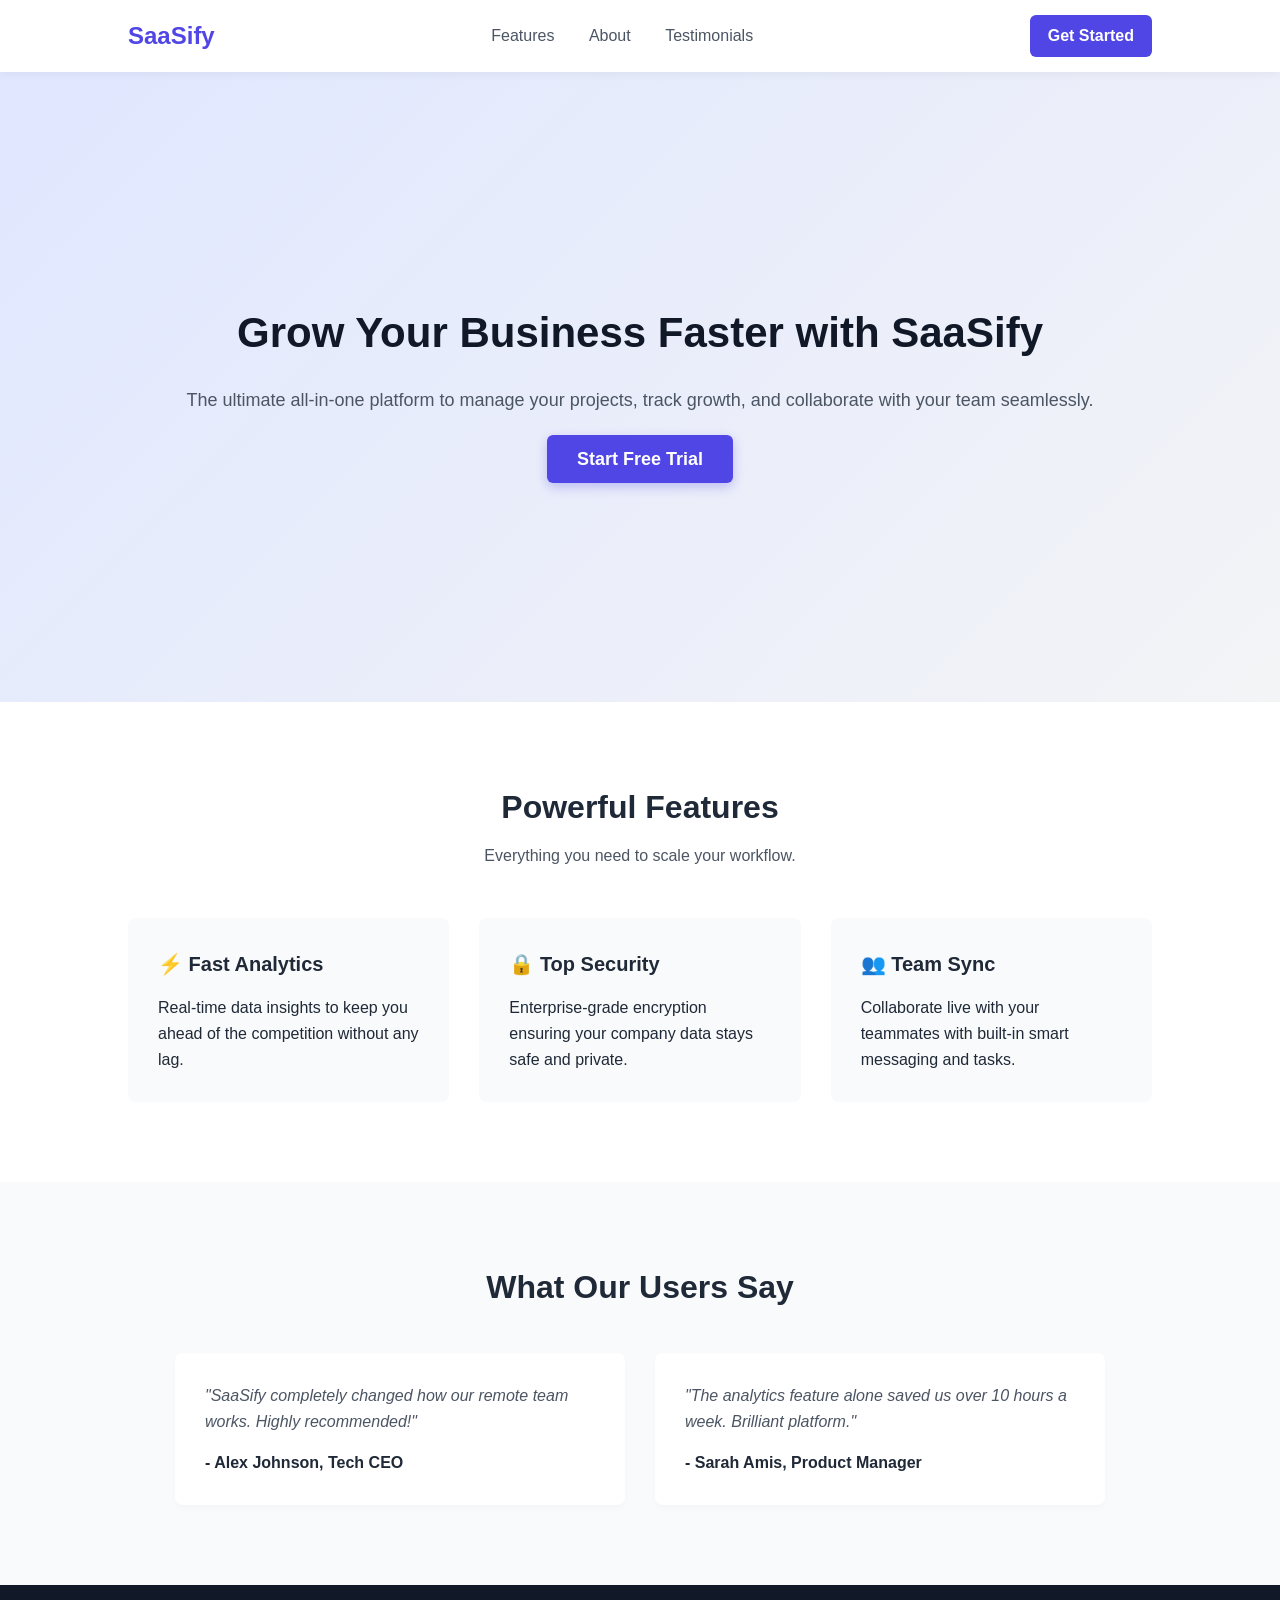
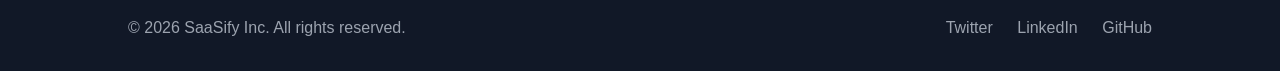
<file: task-1-landing-page/index.html>
<!DOCTYPE html>
<html lang="en">
<head>
    <meta charset="UTF-8">
    <meta name="viewport" content="width=device-width, initial-scale=1.0">
    <title>SaaSify - Modern Landing Page</title>
    <link rel="stylesheet" href="style.css">
</head>
<body>

    <header class="navbar">
        <div class="logo">SaaSify</div>
        <nav class="nav-links">
            <a href="#features">Features</a>
            <a href="#about">About</a>
            <a href="#testimonials">Testimonials</a>
        </nav>
        <a href="#cta" class="nav-btn">Get Started</a>
    </header>

    <section class="hero">
        <div class="hero-content">
            <h1>Grow Your Business Faster with SaaSify</h1>
            <p>The ultimate all-in-one platform to manage your projects, track growth, and collaborate with your team seamlessly.</p>
            <a href="#cta" class="cta-btn">Start Free Trial</a>
        </div>
    </section>

    <section id="features" class="features-section">
        <h2>Powerful Features</h2>
        <p class="section-sub">Everything you need to scale your workflow.</p>
        
        <div class="features-grid">
            <div class="feature-card">
                <h3>⚡ Fast Analytics</h3>
                <p>Real-time data insights to keep you ahead of the competition without any lag.</p>
            </div>
            <div class="feature-card">
                <h3>🔒 Top Security</h3>
                <p>Enterprise-grade encryption ensuring your company data stays safe and private.</p>
            </div>
            <div class="feature-card">
                <h3>👥 Team Sync</h3>
                <p>Collaborate live with your teammates with built-in smart messaging and tasks.</p>
            </div>
        </div>
    </section>

    <section id="testimonials" class="testimonials-section">
        <h2>What Our Users Say</h2>
        <div class="testimonial-container">
            <div class="testimonial-card">
                <p>"SaaSify completely changed how our remote team works. Highly recommended!"</p>
                <h4>- Alex Johnson, Tech CEO</h4>
            </div>
            <div class="testimonial-card">
                <p>"The analytics feature alone saved us over 10 hours a week. Brilliant platform."</p>
                <h4>- Sarah Amis, Product Manager</h4>
            </div>
        </div>
    </section>

    <footer class="footer">
        <div class="footer-content">
            <p>&copy; 2026 SaaSify Inc. All rights reserved.</p>
            <div class="social-links">
                <a href="#">Twitter</a>
                <a href="#">LinkedIn</a>
                <a href="#">GitHub</a>
            </div>
        </div>
    </footer>

</body>
</html>
</file>
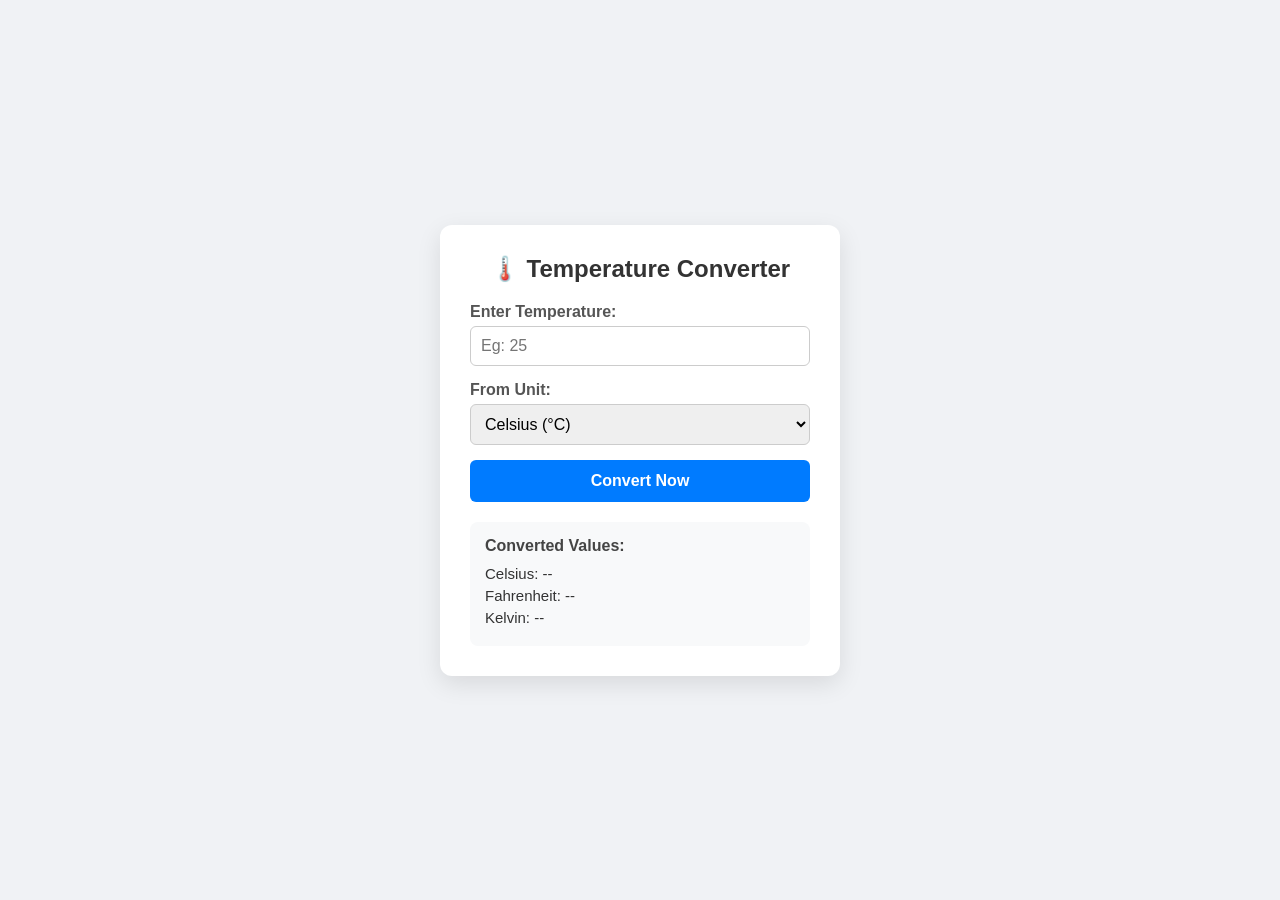
<file: task-3-temperature-converter/index.html>
<!DOCTYPE html>
<html lang="en">
<head>
    <meta charset="UTF-8">
    <meta name="viewport" content="width=device-width, initial-scale=1.0">
    <title>Temperature Converter</title>
    <link rel="stylesheet" href="style.css">
</head>
<body>
    <div class="converter-container">
        <h2>🌡️ Temperature Converter</h2>
        <div class="input-group">
            <label for="tempInput">Enter Temperature:</label>
            <input type="number" id="tempInput" placeholder="Eg: 25" step="any">
        </div>
        <div class="input-group">
            <label for="unitSelect">From Unit:</label>
            <select id="unitSelect">
                <option value="Celsius">Celsius (°C)</option>
                <option value="Fahrenheit">Fahrenheit (°F)</option>
                <option value="Kelvin">Kelvin (K)</option>
            </select>
        </div>
        <button id="convertBtn">Convert Now</button>
        <div id="errorMessage" class="error-msg"></div>
        <div class="results-box">
            <h3>Converted Values:</h3>
            <p id="resultCelsius">Celsius: --</p>
            <p id="resultFahrenheit">Fahrenheit: --</p>
            <p id="resultKelvin">Kelvin: --</p>
        </div>
    </div>
    <script src="script.js"></script>
</body>
</html>
</file>
<file: task-1-landing-page/style.css>
/* ==========================================================================
   1. RESET & BASE VARIABLES
   ========================================================================== */
* {
    box-sizing: border-box;
    margin: 0;
    padding: 0;
    font-family: 'Segoe UI', Tahoma, Geneva, Verdana, sans-serif;
    scroll-behavior: smooth;
}

:root {
    --primary-color: #4f46e5;
    --primary-hover: #4338ca;
    --text-dark: #1f2937;
    --text-light: #4b5563;
    --bg-light: #f9fafb;
    --bg-white: #ffffff;
}

body {
    color: var(--text-dark);
    background-color: var(--bg-light);
    line-height: 1.6;
}

/* ==========================================================================
   2. STICKY NAVBAR
   ========================================================================== */
.navbar {
    position: sticky;
    top: 0;
    display: flex;
    justify-content: space-between;
    align-items: center;
    padding: 15px 10%;
    background: rgba(255, 255, 255, 0.95);
    box-shadow: 0 2px 10px rgba(0, 0, 0, 0.05);
    z-index: 1000;
}

.logo {
    font-size: 24px;
    font-weight: 700;
    color: var(--primary-color);
}

.nav-links a {
    text-decoration: none;
    color: var(--text-light);
    margin: 0 15px;
    font-weight: 500;
    transition: color 0.3s;
}

.nav-links a:hover {
    color: var(--primary-color);
}

.nav-btn {
    text-decoration: none;
    background: var(--primary-color);
    color: white;
    padding: 8px 18px;
    border-radius: 6px;
    font-weight: 600;
    transition: background 0.3s;
}

.nav-btn:hover {
    background: var(--primary-hover);
}

/* ==========================================================================
   3. HERO SECTION
   ========================================================================== */
.hero {
    display: flex;
    justify-content: center;
    align-items: center;
    text-align: center;
    padding: 100px 5%;
    background: linear-gradient(135deg, #e0e7ff 0%, #f3f4f6 100%);
    min-height: 70vh;
}

.hero-content max-width {
    max-width: 800px;
}

.hero h1 {
    font-size: 42px;
    margin-bottom: 20px;
    color: #111827;
}

.hero p {
    font-size: 18px;
    color: var(--text-light);
    margin-bottom: 30px;
}

.cta-btn {
    text-decoration: none;
    background: var(--primary-color);
    color: white;
    padding: 14px 30px;
    border-radius: 6px;
    font-size: 18px;
    font-weight: bold;
    box-shadow: 0 4px 12px rgba(79, 70, 229, 0.3);
    transition: all 0.3s;
}

.cta-btn:hover {
    background: var(--primary-hover);
    transform: translateY(-2px);
}

/* ==========================================================================
   4. FEATURES SECTION (GRID)
   ========================================================================== */
.features-section {
    padding: 80px 10%;
    text-align: center;
    background: var(--bg-white);
}

.features-section h2, .testimonials-section h2 {
    font-size: 32px;
    margin-bottom: 10px;
}

.section-sub {
    color: var(--text-light);
    margin-bottom: 50px;
}

.features-grid {
    display: grid;
    grid-template-columns: repeat(auto-fit, minmax(280px, 1fr));
    gap: 30px;
}

.feature-card {
    padding: 30px;
    background: var(--bg-light);
    border-radius: 8px;
    text-align: left;
    transition: transform 0.3s;
}

.feature-card:hover {
    transform: translateY(-5px);
}

.feature-card h3 {
    margin-bottom: 15px;
    font-size: 20px;
}

/* ==========================================================================
   5. TESTIMONIALS SECTION (FLEXBOX)
   ========================================================================== */
.testimonials-section {
    padding: 80px 10%;
    background: var(--bg-light);
    text-align: center;
}

.testimonial-container {
    display: flex;
    flex-wrap: wrap;
    justify-content: center;
    gap: 30px;
    margin-top: 40px;
}

.testimonial-card {
    background: var(--bg-white);
    padding: 30px;
    border-radius: 8px;
    max-width: 450px;
    flex: 1 1 300px;
    box-shadow: 0 4px 6px rgba(0,0,0,0.02);
    text-align: left;
}

.testimonial-card p {
    font-style: italic;
    color: var(--text-light);
    margin-bottom: 15px;
}

/* ==========================================================================
   6. FOOTER
   ========================================================================== */
.footer {
    background: #111827;
    color: #9ca3af;
    padding: 30px 10%;
}

.footer-content {
    display: flex;
    justify-content: space-between;
    align-items: center;
    flex-wrap: wrap;
    gap: 15px;
}

.social-links a {
    color: #9ca3af;
    text-decoration: none;
    margin-left: 20px;
    transition: color 0.3s;
}

.social-links a:hover {
    color: white;
}

/* ==========================================================================
   7. RESPONSIVE DESIGN (MEDIA QUERIES)
   ========================================================================== */
@media (max-width: 768px) {
    .navbar {
        padding: 15px 5%;
    }
    .nav-links {
        display: none; /* Mobile layout simplicity */
    }
    .hero h1 {
        font-size: 32px;
    }
    .footer-content {
        flex-direction: column;
        text-align: center;
    }
    .social-links a {
        margin: 0 10px;
    }
}
</file>
<file: task-3-temperature-converter/style.css>
/* ==========================================================================
   1. RESET & BASE STYLES
   ========================================================================== */
* {
    box-sizing: border-box;
    margin: 0;
    padding: 0;
    font-family: 'Segoe UI', Tahoma, Geneva, Verdana, sans-serif;
}

body {
    background: #f0f2f5;
    display: flex;
    justify-content: center;
    align-items: center;
    min-height: 100vh;
}

/* ==========================================================================
   2. CONVERTER CONTAINER
   ========================================================================== */
.converter-container {
    background: #ffffff;
    padding: 30px;
    border-radius: 12px;
    box-shadow: 0 8px 24px rgba(0, 0, 0, 0.1);
    width: 100%;
    max-width: 400px;
    text-align: center;
}

h2 {
    margin-bottom: 20px;
    color: #333;
}

/* ==========================================================================
   3. INPUTS & CHOOSE UNITS
   ========================================================================== */
.input-group {
    margin-bottom: 15px;
    text-align: left;
}

label {
    display: block;
    font-weight: 600;
    margin-bottom: 5px;
    color: #555;
}

input, select {
    width: 100%;
    padding: 10px;
    border: 1px solid #ccc;
    border-radius: 6px;
    font-size: 16px;
    outline: none;
    transition: border-color 0.2s;
}

input:focus, select:focus {
    border-color: #007bff;
}

/* ==========================================================================
   4. BUTTON STYLE
   ========================================================================== */
button {
    width: 100%;
    padding: 12px;
    background: #007bff;
    color: white;
    border: none;
    border-radius: 6px;
    font-size: 16px;
    font-weight: bold;
    cursor: pointer;
    transition: background 0.2s;
}

button:hover {
    background: #0056b3;
}

/* ==========================================================================
   5. ERROR & RESULTS AREA
   ========================================================================== */
.error-msg {
    color: #dc3545;
    font-size: 14px;
    margin-top: 10px;
    font-weight: 500;
}

.results-box {
    margin-top: 20px;
    background: #f8f9fa;
    padding: 15px;
    border-radius: 8px;
    text-align: left;
}

.results-box h3 {
    font-size: 16px;
    margin-bottom: 10px;
    color: #444;
}

.results-box p {
    font-size: 15px;
    margin: 5px 0;
    color: #333;
    font-weight: 500;
}
</file>
